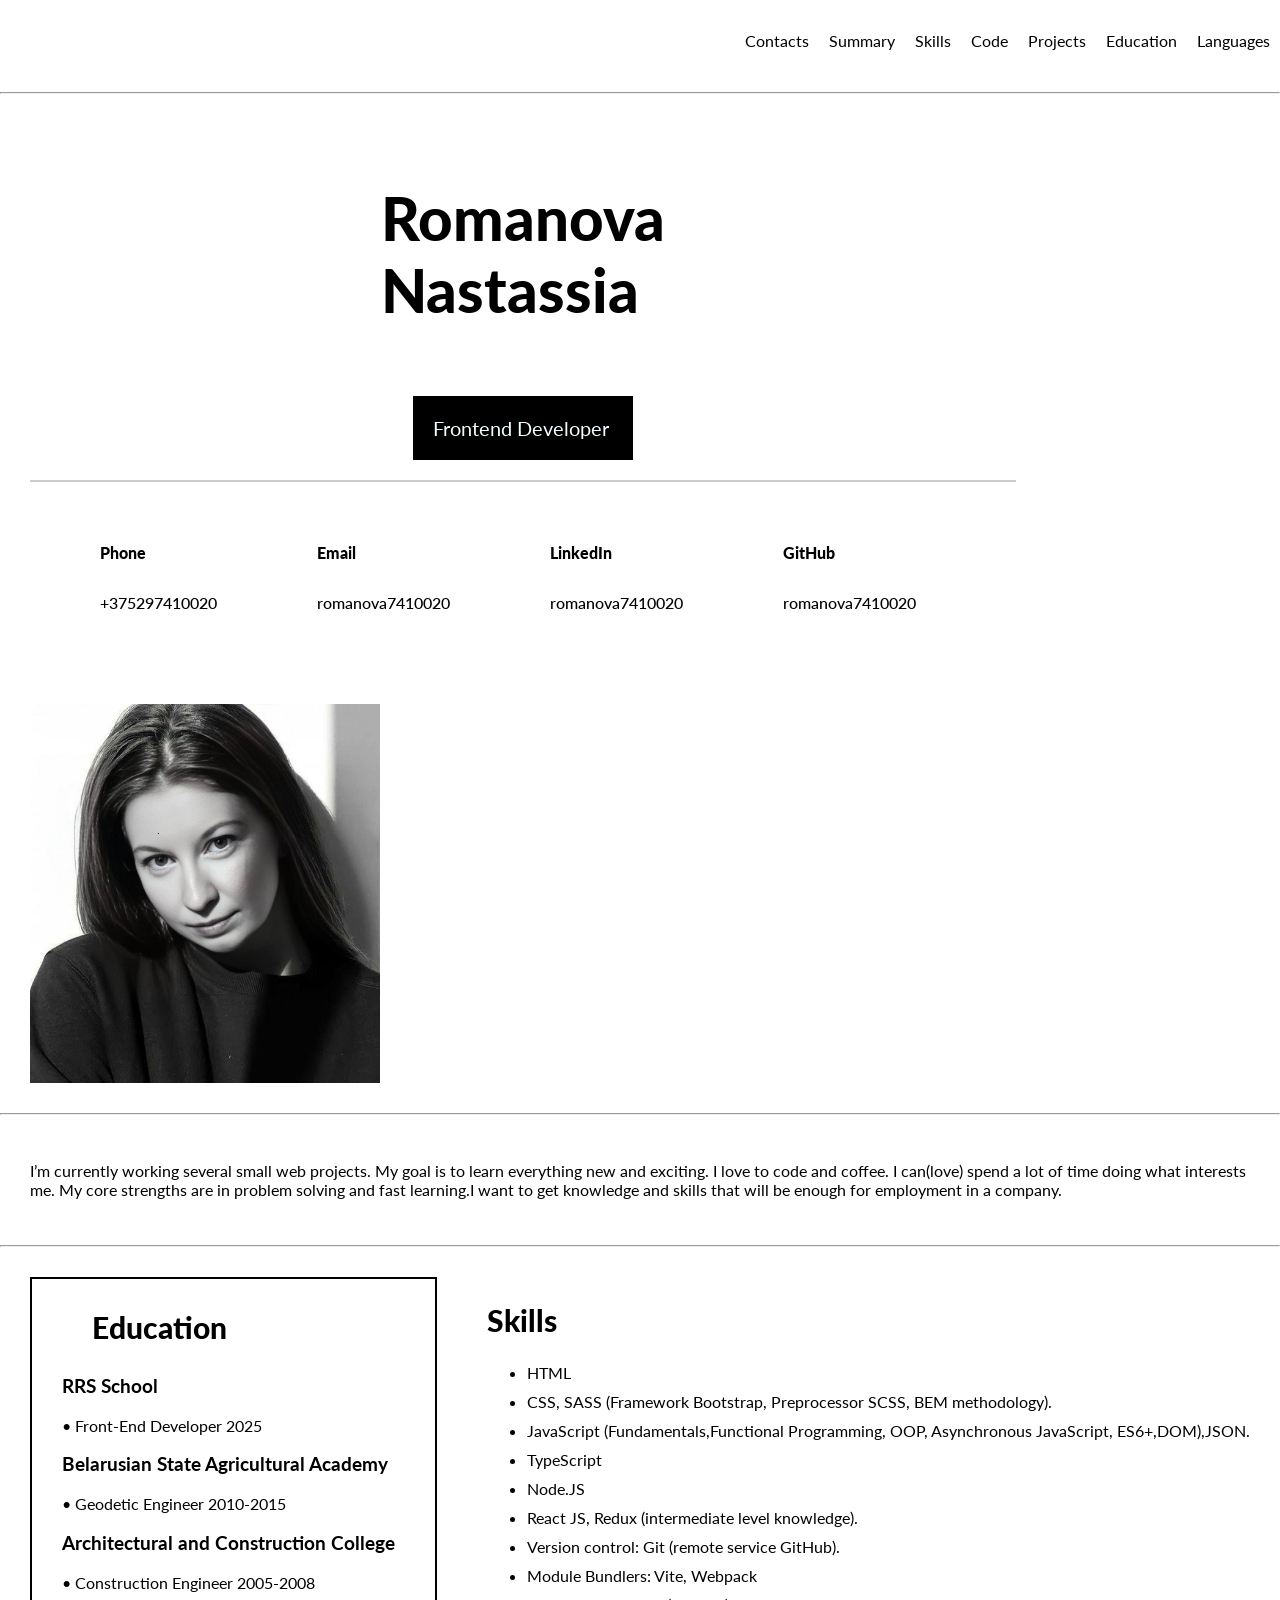
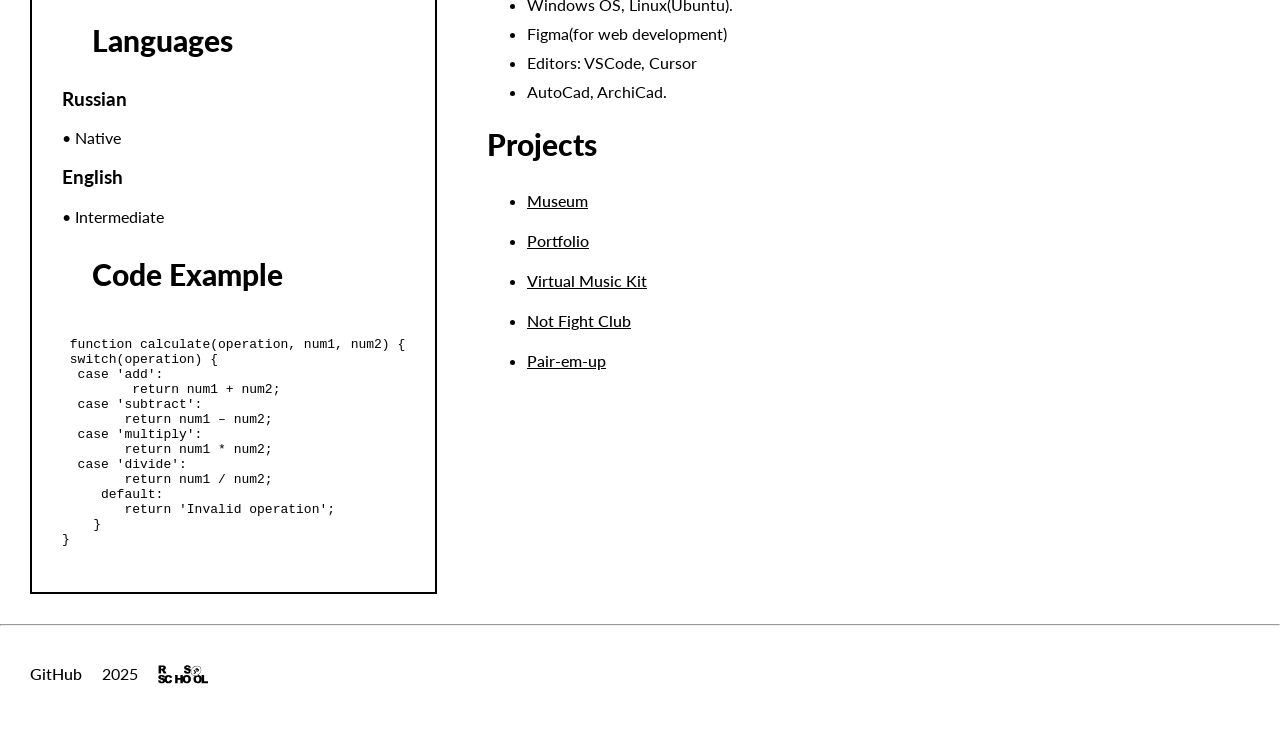
<file: index.html>
<!DOCTYPE html>
<html lang="en">
<head>
    <meta charset="UTF-8">
    <meta name="viewport" content="width=device-width, initial-scale=1.0">
    <title>CV</title>
    <link rel="stylesheet" href="style.css">
    <link rel="icon" href="img/avatar.ico">
    <link rel="preconnect" href="https://fonts.googleapis.com">
<link rel="preconnect" href="https://fonts.gstatic.com" crossorigin>
<link href="https://fonts.googleapis.com/css2?family=Lato:ital,wght@0,100;0,300;0,400;0,700;0,900;1,100;1,300;1,400;1,700;1,900&display=swap" rel="stylesheet">
</head>
<body>
    <header class="header">
        <div class="container">
             <nav class="nav">
                <ul class="nav-list">
                     <li class="nav-item"><a href="#contacts" class="nav-link">Contacts</a></li>
                    <li class="nav-item"><a href="#summary" class="nav-link">Summary</a></li>
                    <li class="nav-item"><a href="#skills" class="nav-link">Skills</a></li>
                    <li class="nav-item"><a href="#code" class="nav-link">Code</a></li>
                    <li class="nav-item"><a href="#projects" class="nav-link">Projects</a></li>
                    <li class="nav-item"><a href="#education" class="nav-link">Education</a></li>
                    <li class="nav-item"><a href="#languages" class="nav-link">Languages</a></li>
                 </ul>
             </nav>
               <hr>
        </div>
    </header>
    <main>
   <div class="container">
        <section class="section" id="profile">
             <div class="profile-column">
               <h1 class="section-title"> Romanova <br>Nastassia </h1>
               <p class="profession"> Frontend Developer</p>
                <div class="line"></div>
               <section class="section" id="contacts">
                <h2 class="visually-hidden">Скрытый заголовок</h2>
                <ul class="contacts-list">
                    <li class="contacts-item">Phone<a href="tel:+375297410020" class="contacts-link" target="_blank"> <br> +375297410020</a></li>
                    <li class="contacts-item">Email<a href="mailto:romanova7410020@gmail.com" class="contacts-link" target="_blank"> <br> romanova7410020</a></li>
                    <li class="contacts-item">LinkedIn<a href="https://www.linkedin.com/in/romanova7410020" class="contacts-link" target="_blank"> <br> romanova7410020</a></li>
                    <li class="contacts-item">GitHub<a href="https://github.com/romanova7410020" class="contacts-link" target="_blank"> <br> romanova7410020</a></li>
                </ul>
               </section>
             </div>
            <img class="profile-image" src="img/avatar.png" alt="avatar">
        </section>
          <hr>
        <div class="section" id="summary">
            <p class="summary-text">I’m currently working several small web projects. My goal is to learn everything new and exciting. I love to code and coffee. I can(love) spend a lot of time doing what interests me. My core strengths are in problem solving and fast learning.I want to get knowledge and skills that will be enough for employment in a company.</p>
        </div>
        <hr>
        <section class="section" id="box">
            <div class="box-3item">
                <div class="education" id="education">
                    <h2 class="language-title">Education</h2>
                    <h3> RRS School</h3>
                       <p> • Front-End Developer 2025</p>
                    <h3> Belarusian State Agricultural Academy</h3>
                       <p> • Geodetic Engineer 2010-2015</p>
                    <h3> Architectural and Construction College</h3>
                       <p> • Construction Engineer 2005-2008</p>
                </div>
                <div class="languages" id="languages">
                    <h2 class="language-title">Languages</h2>
                    <h3> Russian </h3>
                       <p> • Native</p>
                    <h3> English </h3>
                       <p> • Intermediate</p>
                </div>
                <div class="code" id="code">
                    <h2 class="language-title">Code Example</h2>
                   <pre><code>
 function calculate(operation, num1, num2) {
 switch(operation) {
  case 'add':
         return num1 + num2;
  case 'subtract':
        return num1 – num2;
  case 'multiply':
        return num1 * num2;
  case 'divide':
        return num1 / num2;
     default:
        return 'Invalid operation';
    }
}
                   </code></pre>
                </div>
            </div>
            <div class="box-2item">
                <div class="skills" id="skills">
                    <h2 class="education-title">Skills</h2>
                    <ul>
                       <li>HTML</li>
                       <li>CSS, SASS (Framework Bootstrap, Preprocessor SCSS, BEM methodology).</li>
                       <li>JavaScript (Fundamentals,Functional Programming, OOP, Asynchronous JavaScript, ES6+,DOM),JSON.</li>
                       <li>TypeScript</li>
                       <li>Node.JS</li>
                       <li>React JS, Redux (intermediate level knowledge).</li>
                       <li>Version control: Git (remote service GitHub).</li>
                       <li>Module Bundlers: Vite, Webpack</li>
                       <li>Windows OS, Linux(Ubuntu).</li>
                       <li>Figma(for web development)</li>
                       <li>Editors: VSCode, Cursor</li>
                       <li>AutoCad, ArchiCad.</li>
                    </ul>
                </div>
                <div class="projects" id="projects">
                    <h2 class="education-title">Projects</h2>
                    <ul>
                        <li><a href="https://romanova7410020.github.io/rsschool-projects/museum/" class="projects-link" target="_blank">Museum</a></li>
                       <li><a href="https://romanova7410020.github.io/portfolio/" class="projects-link" target="_blank">Portfolio</a></li>
                       <li><a href="https://romanova7410020.github.io/virtual-musical-kit/" class="projects-link" target="_blank">Virtual Music Kit</a></li>
                       <li><a href="https://romanova7410020.github.io/not-fight-club/not-fight-club/" class="projects-link" target="_blank">Not Fight Club</a></li>
                       <li><a href="https://rolling-scopes-school.github.io/romanova7410020-JSFE2025Q3/" class="projects-link" target="_blank">Pair-em-up</a></li>
                    </ul>
                </div>
            </div>
        </section>
     <hr>
     </div>
    </main>
    <footer>
   <div class="container">
            <section class="section">
                <h2 class="visually-hidden">Скрытый заголовок</h2>
                <div class="footer-items">
                     <a href="https://github.com/romanova7410020?tab=repositories" class="footer-link" target="_blank">GitHub</a>
                     <p class="footer_year">2025</p>
                     <a href="https://rs.school/courses/javascript-ru" target="_blank"><img src="img/rs-school-logo.svg" alt="logo" class="logo_rs"></a>
                </div>
            </section>
        </div>
    </footer>
</body>
</html>
</file>
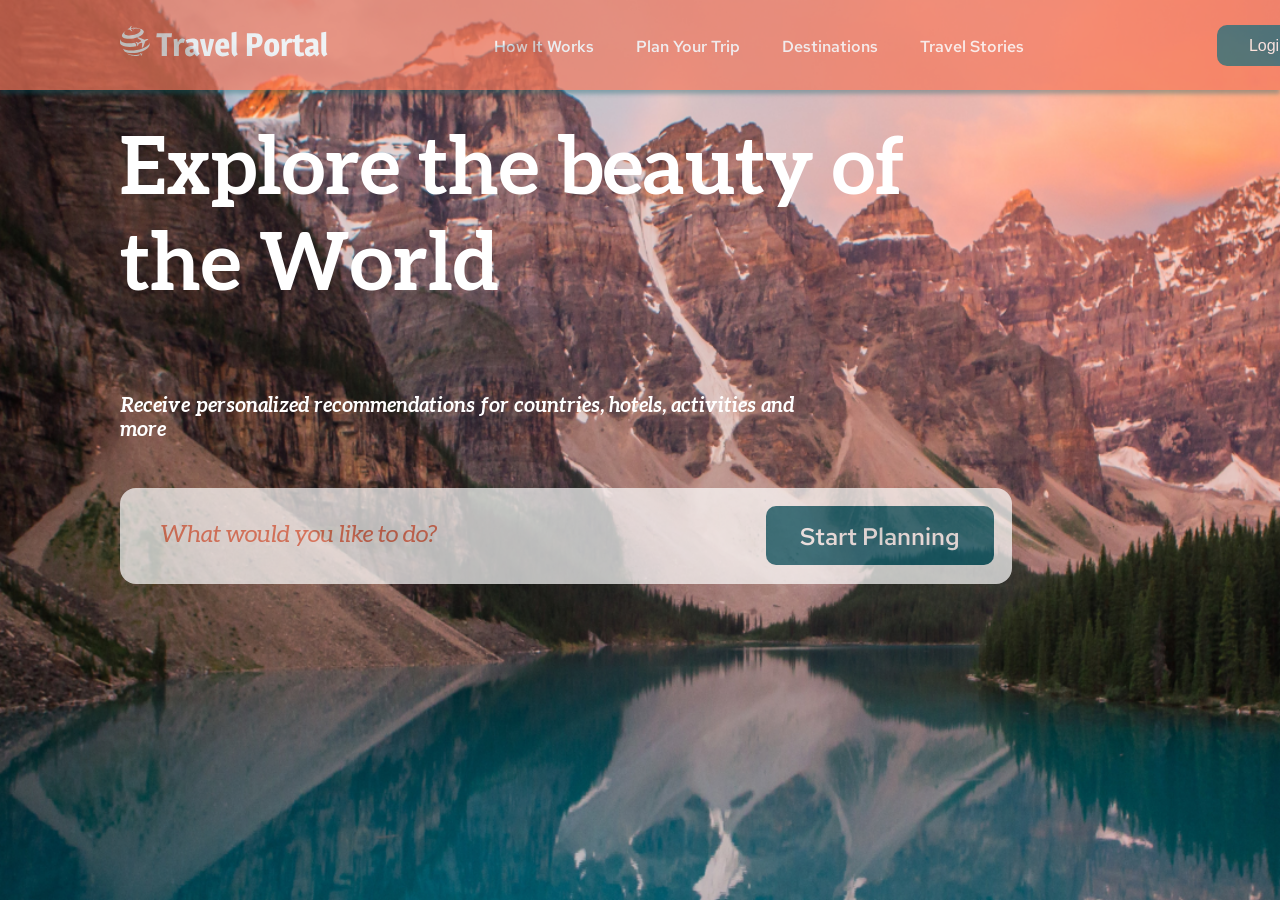
<file: Travel/index.html>
<!DOCTYPE html>
<html lang="en">
<head>
    <meta charset="UTF-8">
    <meta http-equiv="X-UA-Compatible" content="IE=edge">
    <meta name="viewport" content="width=device-width, initial-scale=1.0">
    <title>Explore the beauty of the World</title>
    <link rel="stylesheet" href="./css/reset.css">
    <link rel="stylesheet" href="./css/style.css">
</head>
<body>
    <header class="header">
        <div class="wrapper">
            <div class="head-wrapper">
            <div class="header-logo">
                <a href="/" class="header-logo-link">
                    <img src="./img/svg/logo.svg" alt="Explore the beauty of the World" class="header-logo-pic">
                </a>
            </div>
            <nav class="header-nav">
                <ul class="header-list">
                <li class="header-item">
                    <a href="!#" class="header-link">How It Works</a>
                </li>
                <li class="header-item">
                    <a href="!#" class="header-link">Plan Your Trip</a>
                </li>
                <li class="header-item">
                    <a href="!#" class="header-link">Destinations</a>
                </li>
                <li class="header-item">
                    <a href="!#" class="header-link">Travel Stories</a>
                </li>
            </ul>

            </nav>
            <form class="Login">
                <button type="submit" class="form-login">Login</button>
            </form>
        </div>
        </div>
    </header>

    <main class="main">
        <section class="intro">
            <div class="wrapper">
                <h1 class="intro-title">Explore the beauty of the World</h1>
                <p class="sub-title">Receive personalized recommendations for countries, hotels, activities and more</p>
                <form class="search-form">
                    <p class="search-form-info">
                        <input type="text" name="user-like-to-do" class="search-form-field" placeholder="What would you like to do?">
                        <button type="submit" class="form-search-submit">Start Planning
                        </button>
                    </p>
                </form>
            </div>

        </section>

    </main>
</body>
</html>
</file>
<file: style.css>
body {
    font-family: "Lato", sans-serif;;
    min-height: 100vh;
    margin: 0 auto; 
    padding: 0;
     display: flex;
  flex-direction: column;
  justify-content: flex-start;
 }

html {
  scroll-behavior: smooth;
}

 * {
  box-sizing: border-box;
}

.container {
  max-width: 1440px;
  margin: 0 auto;
}

.nav-list {
  list-style: none;
  display: flex;
  justify-content: flex-end;
  align-items: center;
}

.nav-link {
  padding: 0 10px;
  line-height: 50px;
  text-decoration: none;
  color: #000000;
   transition: 0.3s;
   cursor: pointer
}

.nav-link:hover {
  color: #002907;
}

.section {
margin: 30px;
display: flex;
}
#profile {
    display: flex;
     flex-wrap: wrap;
     gap: 20px;
      justify-content: space-between;
}

h1{
    font-family: "Lato", sans-serif;
  font-weight: 900;
  font-style: normal;
  font-size: 60px;
}
.profile-image{
    max-width: 350px;
    max-height: 400px;
}
.profession{
    background: #000000;
      background-size: auto;
      padding: 20px;
    color: azure;
    width: 220px;
    font-size: 20px;
    align-items: center;
}

.profile-column{
    display: flex;
    flex-direction: column;
    flex-wrap: nowrap;
 align-items: center;
}
.visually-hidden {
  position: absolute;
  clip: rect(0 0 0 0);
  width: 1px;
  height: 1px;
  margin: -1px;
}
.contacts-list{
     list-style: none;
  display: flex;
  justify-content: space-between;
  align-items: center;
  gap: 30px;
}
li.contacts-item{
     font-family: "Lato", sans-serif;
  font-weight: 900;
}
.contacts-link  {
  padding: 0 70px;
  line-height: 50px;
  text-decoration: none;
  color: #000000;
   transition: 0.3s;
   cursor: pointer;
     font-weight: 500;
}
.line {
  border-top: 2px solid #ccc;
  width: 100%;
}
#box{
display: flex;
     flex-wrap: wrap;
     gap: 20px;
      justify-content: space-between;
}
.box-3item{
    border: 2px solid #000;
}
.language-title{
    margin: 30px;
}
.education, .languages, .code {
    margin: 30px;
}
h2{
     font-family: "Lato", sans-serif;
  font-weight: 900;
  font-size: 30px;
}
li {
  margin-bottom: 10px;
}
.projects-link{
  line-height: 30px;
  color: #000000;
   transition: 0.3s;
   cursor: pointer;
     font-weight: 500;
}
.footer-items{
    display: flex;
    flex-direction: row;
    gap: 20px;
      justify-content: end;
}
.logo_rs{
    width: 50px;
    height: 20px;
}
.footer_year{
    margin: 0;
}
.footer-link{

  text-decoration: none;
  color: #000000;
   transition: 0.3s;
   cursor: pointer;
     font-weight: 500;
}
</file>
<file: Travel/css/style.css>
/* red-hat-text-500 - latin */
@font-face {
    font-family: 'Red Hat Text';
    font-style: normal;
    font-weight: 500;
    src: local(''),
         url('../fonts/red-hat-text-v11-latin-500.woff2') format('woff2'), /* Chrome 26+, Opera 23+, Firefox 39+ */
         url('../fonts/red-hat-text-v11-latin-500.woff') format('woff'); /* Chrome 6+, Firefox 3.6+, IE 9+, Safari 5.1+ */
  }
  /* red-hat-text-regular - latin */
  @font-face {
    font-family: 'Red Hat Text';
    font-style: normal;
    font-weight: 400;
    src: local(''),
         url('../fonts/red-hat-text-v11-latin-regular.woff2') format('woff2'), /* Chrome 26+, Opera 23+, Firefox 39+ */
         url('../fonts/red-hat-text-v11-latin-regular.woff') format('woff'); /* Chrome 6+, Firefox 3.6+, IE 9+, Safari 5.1+ */
  }
  /* aleo-regular - latin */
@font-face {
    font-family: 'Aleo';
    font-style: normal;
    font-weight: 400;
    src: local(''),
         url('../fonts/aleo-v11-latin-regular.woff2') format('woff2'), /* Chrome 26+, Opera 23+, Firefox 39+ */
         url('../fonts/aleo-v11-latin-regular.woff') format('woff'); /* Chrome 6+, Firefox 3.6+, IE 9+, Safari 5.1+ */
  }
  /* aleo-italic - latin */
  @font-face {
    font-family: 'Aleo';
    font-style: italic;
    font-weight: 400;
    src: local(''),
         url('../fonts/aleo-v11-latin-italic.woff2') format('woff2'), /* Chrome 26+, Opera 23+, Firefox 39+ */
         url('../fonts/aleo-v11-latin-italic.woff') format('woff'); /* Chrome 6+, Firefox 3.6+, IE 9+, Safari 5.1+ */
  }
  /* aleo-700 - latin */
  @font-face {
    font-family: 'Aleo';
    font-style: normal;
    font-weight: 700;
    src: local(''),
         url('../fonts/aleo-v11-latin-700.woff2') format('woff2'), /* Chrome 26+, Opera 23+, Firefox 39+ */
         url('../fonts/aleo-v11-latin-700.woff') format('woff'); /* Chrome 6+, Firefox 3.6+, IE 9+, Safari 5.1+ */
  }
  /* aleo-700italic - latin */
  @font-face {
    font-family: 'Aleo';
    font-style: italic;
    font-weight: 700;
    src: local(''),
         url('../fonts/aleo-v11-latin-700italic.woff2') format('woff2'), /* Chrome 26+, Opera 23+, Firefox 39+ */
         url('../fonts/aleo-v11-latin-700italic.woff') format('woff'); /* Chrome 6+, Firefox 3.6+, IE 9+, Safari 5.1+ */
  }
  /* magra-regular - latin */
@font-face {
    font-family: 'Magra';
    font-style: normal;
    font-weight: 400;
    src: local(''),
         url('../fonts/magra-v14-latin-regular.woff2') format('woff2'), /* Chrome 26+, Opera 23+, Firefox 39+ */
         url('../fonts/magra-v14-latin-regular.woff') format('woff'); /* Chrome 6+, Firefox 3.6+, IE 9+, Safari 5.1+ */
  }
  /* magra-700 - latin */
  @font-face {
    font-family: 'Magra';
    font-style: normal;
    font-weight: 700;
    src: local(''),
         url('../fonts/magra-v14-latin-700.woff2') format('woff2'), /* Chrome 26+, Opera 23+, Firefox 39+ */
         url('../fonts/magra-v14-latin-700.woff') format('woff'); /* Chrome 6+, Firefox 3.6+, IE 9+, Safari 5.1+ */
  }
  html {
    box-sizing: border-box;
  }
  *,*::before, *::after {
    box-sizing: inherit;
  }
  body {
    font-family: 'Red Hat Text';
font-style: normal;
font-weight: 500;
font-size: 16px;
color: #FFFFFF;

/*header styles start*/
  }
  .wrapper{
    max-width: 1440px;
    margin: 0 auto;
  }

header{
    position: fixed;
    top: 0;
    left: 0;
    width: 100%;
    background: #F2785C;
    opacity: 0.7;
    height: 90px;
    box-shadow: 0px 4px 4px rgba(13, 96, 111, 0.5);
}
.head-wrapper {
    display: flex;
    flex-wrap: wrap;
    align-items: flex-end;
    margin-left: 120px;
    padding-top: 25px;
}
.header-list {
    display: flex;
    flex-wrap: wrap;
    margin-left: 158px;
   
}
.header-item {
    margin-right: 42px;
}
.header-link {
    font-size: 16px;
    line-height: 21px;
    text-decoration: none;
     color: #FFFFFF;
}
.header-link:hover,.header-link:focus,.header-link:active {
    opacity: .75;
}
.form-login{
  background: #0D606F;
  position: absolute;
width: 103px;
height: 41px;
left: 1217px;
top: 25px;
border:0;
border-radius: 10px;
color: #FFFFFF;
}


/* header styles end */

/* intro styles start */
.intro {
    min-height: 100vh;
    background: url(../img/intro.png) no-repeat, center;
    background-size: cover;
    padding-top: 122px;
}
.intro-title {
    margin-left: 120px;
    font-family: 'Aleo';
font-style: normal;
font-weight: 700;
font-size: 80px;
line-height: 96px;
max-width: 892px;
color: #FFFFFF;
}
.sub-title {
    font-family: 'Aleo';
font-style: italic;
font-weight: 700;
font-size: 20px;
line-height: 24px;
color: #FFFFFF;
margin-left: 120px;
max-width: 723px;
padding-top: 80px;
margin-bottom: 46px;
}
.search-form-info {
  display: flex;
  flex-wrap: wrap;
}
.search-form{
  margin-left: 120px;
  background: #FFFFFF;
    opacity: 0.7;
    height: 96px;
    width: 892px;
    border:none;
    border-radius: 16px;

}
.search-form-field {
  display: flex;
align-items: center;
font-family: 'Aleo';
font-style: italic;
font-weight: 400;
font-size: 24px;
line-height: 29px;
padding-left: 41px;
color: #F2785C;
border: 0;
margin-top: 32px;
width: 560px;
}
.search-form-field::placeholder{
  font-family: 'Aleo';
  font-style: italic;
  font-weight: 400;
  font-size: 24px;
  line-height: 29px;
  color: #F2785C;
  
}
.form-search-submit {
  display:flex;
  justify-content: center;
  padding-top: 15px;
  width: 228px;
  height: 59px;
  background: #0D606F;
  opacity: 100%;
  font-family: 'Red Hat Text';
font-style: normal;
font-weight: 500;
font-size: 24px;
line-height: 32px;
color: #FFFFFF;
border:0;
border-radius: 10px;
position: absolute;
margin-top: 18px;
margin-left: 646px;
}
.form-search-submit:hover,.form-search-submit:focus,.form-search-submit:active{
background: #0d4b57;
}
/* intro styles end*/
</file>
